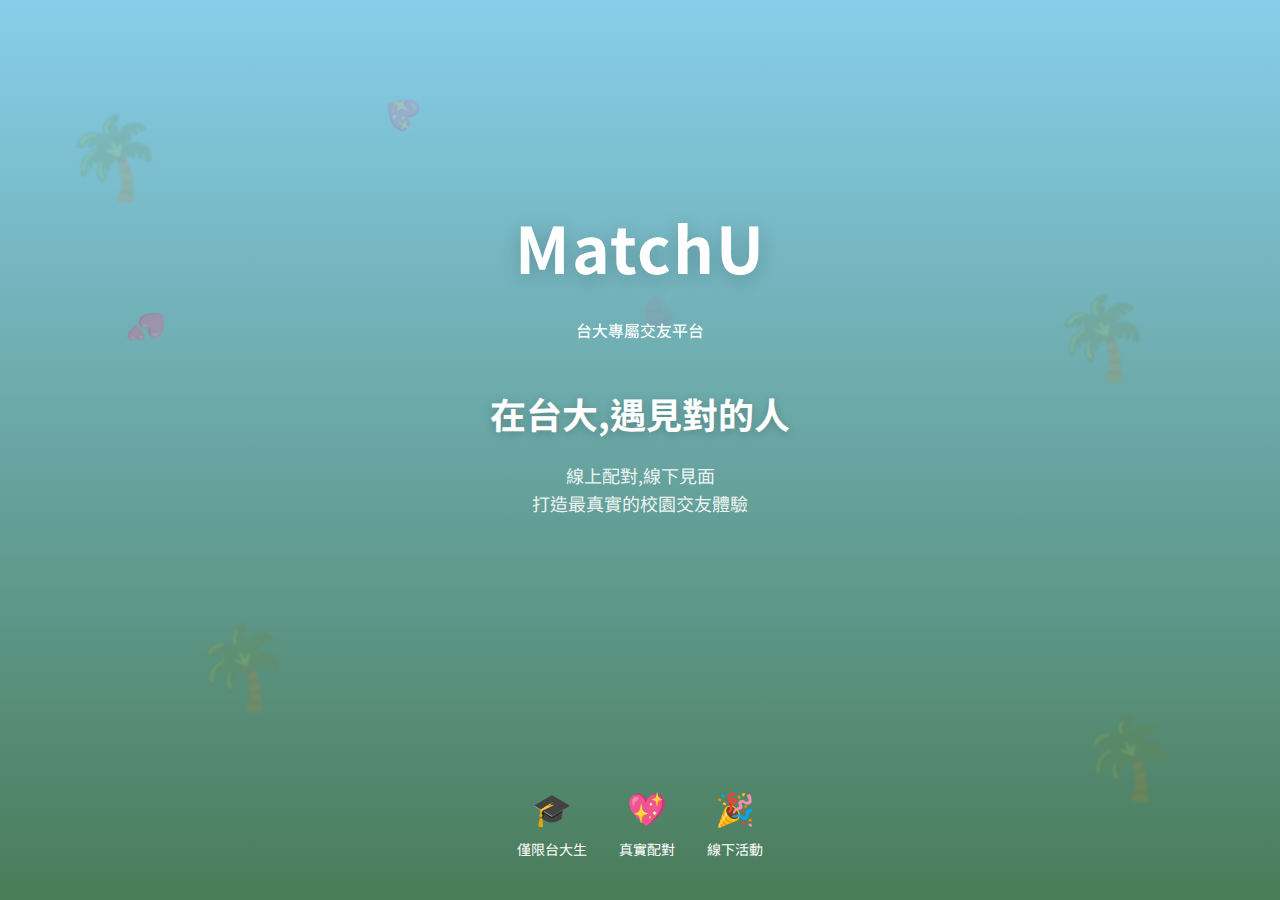
<file: index.html>
<!DOCTYPE html>
<html lang="zh-TW">
<head>
    <meta charset="UTF-8">
    <meta name="viewport" content="width=device-width, initial-scale=1.0, maximum-scale=1.0, user-scalable=no">
    <meta name="description" content="MatchU - 台大專屬交友平台,線上配對,線下見面">
    <meta name="theme-color" content="#003060">
    <title>MatchU - 在台大,遇見對的人</title>

    <!-- Favicon -->
    <link rel="icon" href="data:image/svg+xml,<svg xmlns=%22http://www.w3.org/2000/svg%22 viewBox=%220 0 100 100%22><text y=%22.9em%22 font-size=%2290%22>💖</text></svg>">

    <!-- CSS -->
    <link rel="stylesheet" href="css/reset.css">
    <link rel="stylesheet" href="css/variables.css">
    <link rel="stylesheet" href="css/global.css">
    <link rel="stylesheet" href="css/components.css">

    <!-- Google Fonts -->
    <link rel="preconnect" href="https://fonts.googleapis.com">
    <link rel="preconnect" href="https://fonts.gstatic.com" crossorigin>
    <link href="https://fonts.googleapis.com/css2?family=Noto+Sans+TC:wght@400;500;600;700&display=swap" rel="stylesheet">

    <!-- GSAP for animations -->
    <script src="https://cdnjs.cloudflare.com/ajax/libs/gsap/3.12.2/gsap.min.js"></script>

    <style>
        /* Landing Page Specific Styles */
        .landing-page {
            min-height: 100vh;
            display: flex;
            flex-direction: column;
            align-items: center;
            justify-content: center;
            position: relative;
            overflow: hidden;
            background: linear-gradient(180deg, #87CEEB 0%, #4A7C59 100%);
            padding: var(--space-lg);
        }

        /* 背景裝飾 - 椰林大道元素 */
        .background-decoration {
            position: absolute;
            width: 100%;
            height: 100%;
            top: 0;
            left: 0;
            pointer-events: none;
            opacity: 0.3;
        }

        .palm-tree {
            position: absolute;
            font-size: 80px;
            opacity: 0.6;
            filter: blur(1px);
        }

        .palm-tree:nth-child(1) {
            top: 10%;
            left: 5%;
            animation: sway 4s ease-in-out infinite;
        }

        .palm-tree:nth-child(2) {
            top: 30%;
            right: 10%;
            animation: sway 5s ease-in-out infinite 0.5s;
        }

        .palm-tree:nth-child(3) {
            bottom: 20%;
            left: 15%;
            animation: sway 4.5s ease-in-out infinite 1s;
        }

        .palm-tree:nth-child(4) {
            bottom: 10%;
            right: 8%;
            animation: sway 5.5s ease-in-out infinite 1.5s;
        }

        @keyframes sway {
            0%, 100% {
                transform: rotate(0deg);
            }
            50% {
                transform: rotate(3deg);
            }
        }

        /* Logo Container */
        .logo-container {
            text-align: center;
            margin-bottom: var(--space-2xl);
            z-index: 2;
        }

        .logo {
            font-size: 64px;
            font-weight: var(--weight-bold);
            color: white;
            margin-bottom: var(--space-md);
            text-shadow: 0 4px 20px rgba(0, 0, 0, 0.2);
            letter-spacing: 2px;
        }

        .logo-subtitle {
            font-size: var(--font-body);
            color: rgba(255, 255, 255, 0.95);
            font-weight: var(--weight-medium);
        }

        /* Hero Content */
        .hero-content {
            text-align: center;
            z-index: 2;
            max-width: 500px;
        }

        .hero-title {
            font-size: 36px;
            font-weight: var(--weight-bold);
            color: white;
            margin-bottom: var(--space-md);
            text-shadow: 0 2px 10px rgba(0, 0, 0, 0.2);
            line-height: 1.3;
        }

        .hero-subtitle {
            font-size: var(--font-h4);
            color: rgba(255, 255, 255, 0.9);
            margin-bottom: var(--space-2xl);
            line-height: 1.6;
        }

        /* CTA Buttons */
        .cta-buttons {
            display: flex;
            flex-direction: column;
            gap: var(--space-md);
            max-width: 320px;
            margin: 0 auto;
        }

        .cta-btn {
            width: 100%;
            height: 56px;
            font-size: var(--font-btn-lg);
            border-radius: var(--radius-md);
            font-weight: var(--weight-bold);
            box-shadow: var(--shadow-xl);
            transition: all var(--transition-slow) var(--ease-standard);
        }

        .cta-btn-primary {
            background-color: var(--accent-coral);
            color: white;
        }

        .cta-btn-primary:hover {
            background-color: var(--accent-coral-dark);
            transform: translateY(-4px);
            box-shadow: 0 8px 30px rgba(255, 107, 107, 0.4);
        }

        .cta-btn-secondary {
            background-color: rgba(255, 255, 255, 0.95);
            color: var(--primary-blue);
            border: 2px solid rgba(255, 255, 255, 0.3);
        }

        .cta-btn-secondary:hover {
            background-color: white;
            transform: translateY(-4px);
        }

        /* Features */
        .features {
            position: absolute;
            bottom: 40px;
            left: 50%;
            transform: translateX(-50%);
            display: flex;
            gap: var(--space-xl);
            z-index: 2;
        }

        .feature-item {
            display: flex;
            flex-direction: column;
            align-items: center;
            gap: var(--space-xs);
            color: white;
            font-size: var(--font-body-sm);
        }

        .feature-icon {
            font-size: 32px;
            margin-bottom: var(--space-xs);
        }

        /* Floating hearts animation */
        .floating-heart {
            position: absolute;
            font-size: 30px;
            opacity: 0;
            animation: float 4s ease-in-out infinite;
            pointer-events: none;
        }

        @keyframes float {
            0% {
                transform: translateY(100vh) rotate(0deg);
                opacity: 0;
            }
            10% {
                opacity: 0.6;
            }
            90% {
                opacity: 0.4;
            }
            100% {
                transform: translateY(-100px) rotate(360deg);
                opacity: 0;
            }
        }

        /* Responsive */
        @media (max-width: 768px) {
            .logo {
                font-size: 48px;
            }

            .hero-title {
                font-size: 28px;
            }

            .hero-subtitle {
                font-size: var(--font-body);
            }

            .features {
                display: none;
            }

            .palm-tree {
                font-size: 60px;
            }
        }
    </style>
</head>
<body>
    <!-- Landing Page -->
    <div class="landing-page">
        <!-- Background Decoration -->
        <div class="background-decoration">
            <div class="palm-tree">🌴</div>
            <div class="palm-tree">🌴</div>
            <div class="palm-tree">🌴</div>
            <div class="palm-tree">🌴</div>
        </div>

        <!-- Logo -->
        <div class="logo-container">
            <div class="logo">MatchU</div>
            <div class="logo-subtitle">台大專屬交友平台</div>
        </div>

        <!-- Hero Content -->
        <div class="hero-content">
            <h1 class="hero-title">在台大,遇見對的人</h1>
            <p class="hero-subtitle">
                線上配對,線下見面<br>
                打造最真實的校園交友體驗
            </p>

            <!-- CTA Buttons -->
            <div class="cta-buttons">
                <button class="btn cta-btn cta-btn-primary" onclick="navigateToRegister()">
                    開始使用
                </button>
                <button class="btn cta-btn cta-btn-secondary" onclick="navigateToLogin()">
                    已有帳號登入
                </button>
            </div>
        </div>

        <!-- Features -->
        <div class="features">
            <div class="feature-item">
                <div class="feature-icon">🎓</div>
                <div>僅限台大生</div>
            </div>
            <div class="feature-item">
                <div class="feature-icon">💖</div>
                <div>真實配對</div>
            </div>
            <div class="feature-item">
                <div class="feature-icon">🎉</div>
                <div>線下活動</div>
            </div>
        </div>

        <!-- Floating Hearts -->
        <div class="floating-heart" style="left: 10%;">💕</div>
        <div class="floating-heart" style="left: 30%; animation-delay: 1s;">💖</div>
        <div class="floating-heart" style="left: 50%; animation-delay: 2s;">💗</div>
        <div class="floating-heart" style="left: 70%; animation-delay: 1.5s;">💕</div>
        <div class="floating-heart" style="left: 90%; animation-delay: 0.5s;">💖</div>
    </div>

    <!-- JavaScript -->
    <script src="js/config.js"></script>
    <script src="js/utils.js"></script>

    <script>
        // 頁面載入動畫
        document.addEventListener('DOMContentLoaded', () => {
            initLandingPageAnimations();
            startFloatingHearts();
        });

        // 初始化著陸頁動畫
        function initLandingPageAnimations() {
            const tl = gsap.timeline();

            // Logo 動畫
            tl.from('.logo-container', {
                duration: 0.8,
                y: -50,
                opacity: 0,
                ease: 'power3.out'
            });

            // Hero 內容動畫
            tl.from('.hero-title', {
                duration: 0.6,
                y: 30,
                opacity: 0,
                ease: 'power2.out'
            }, '-=0.4');

            tl.from('.hero-subtitle', {
                duration: 0.6,
                y: 20,
                opacity: 0,
                ease: 'power2.out'
            }, '-=0.3');

            // 按鈕動畫
            tl.from('.cta-buttons .btn', {
                duration: 0.5,
                y: 20,
                opacity: 0,
                stagger: 0.1,
                ease: 'back.out(1.5)'
            }, '-=0.2');

            // Features 動畫
            tl.from('.feature-item', {
                duration: 0.4,
                y: 20,
                opacity: 0,
                stagger: 0.1,
                ease: 'power2.out'
            }, '-=0.3');
        }

        // 開始浮動愛心動畫
        function startFloatingHearts() {
            const hearts = document.querySelectorAll('.floating-heart');
            hearts.forEach((heart, index) => {
                animateHeart(heart, index * 0.8);
            });
        }

        function animateHeart(heart, delay) {
            gsap.to(heart, {
                duration: 4,
                delay: delay,
                repeat: -1,
                ease: 'none',
                opacity: 0.6,
                y: -window.innerHeight - 100,
                rotation: 360,
                onStart: () => {
                    gsap.set(heart, { opacity: 0, y: window.innerHeight });
                }
            });
        }

        // 導航函數
        function navigateToRegister() {
            // 添加點擊動畫
            gsap.to('.landing-page', {
                duration: 0.5,
                opacity: 0,
                scale: 0.95,
                ease: 'power2.in',
                onComplete: () => {
                    window.location.href = 'pages/register.html';
                }
            });
        }

        function navigateToLogin() {
            gsap.to('.landing-page', {
                duration: 0.5,
                opacity: 0,
                scale: 0.95,
                ease: 'power2.in',
                onComplete: () => {
                    // 直接跳到抽卡頁面(模擬已登入)
                    window.location.href = 'pages/swipe.html';
                }
            });
        }

        // 添加按鈕互動效果
        document.querySelectorAll('.cta-btn').forEach(btn => {
            btn.addEventListener('mouseenter', () => {
                gsap.to(btn, {
                    duration: 0.3,
                    scale: 1.05,
                    ease: 'power2.out'
                });
            });

            btn.addEventListener('mouseleave', () => {
                gsap.to(btn, {
                    duration: 0.3,
                    scale: 1,
                    ease: 'power2.out'
                });
            });

            btn.addEventListener('mousedown', () => {
                gsap.to(btn, {
                    duration: 0.1,
                    scale: 0.95
                });
            });

            btn.addEventListener('mouseup', () => {
                gsap.to(btn, {
                    duration: 0.1,
                    scale: 1.05
                });
            });
        });
    </script>
</body>
</html>
</file>
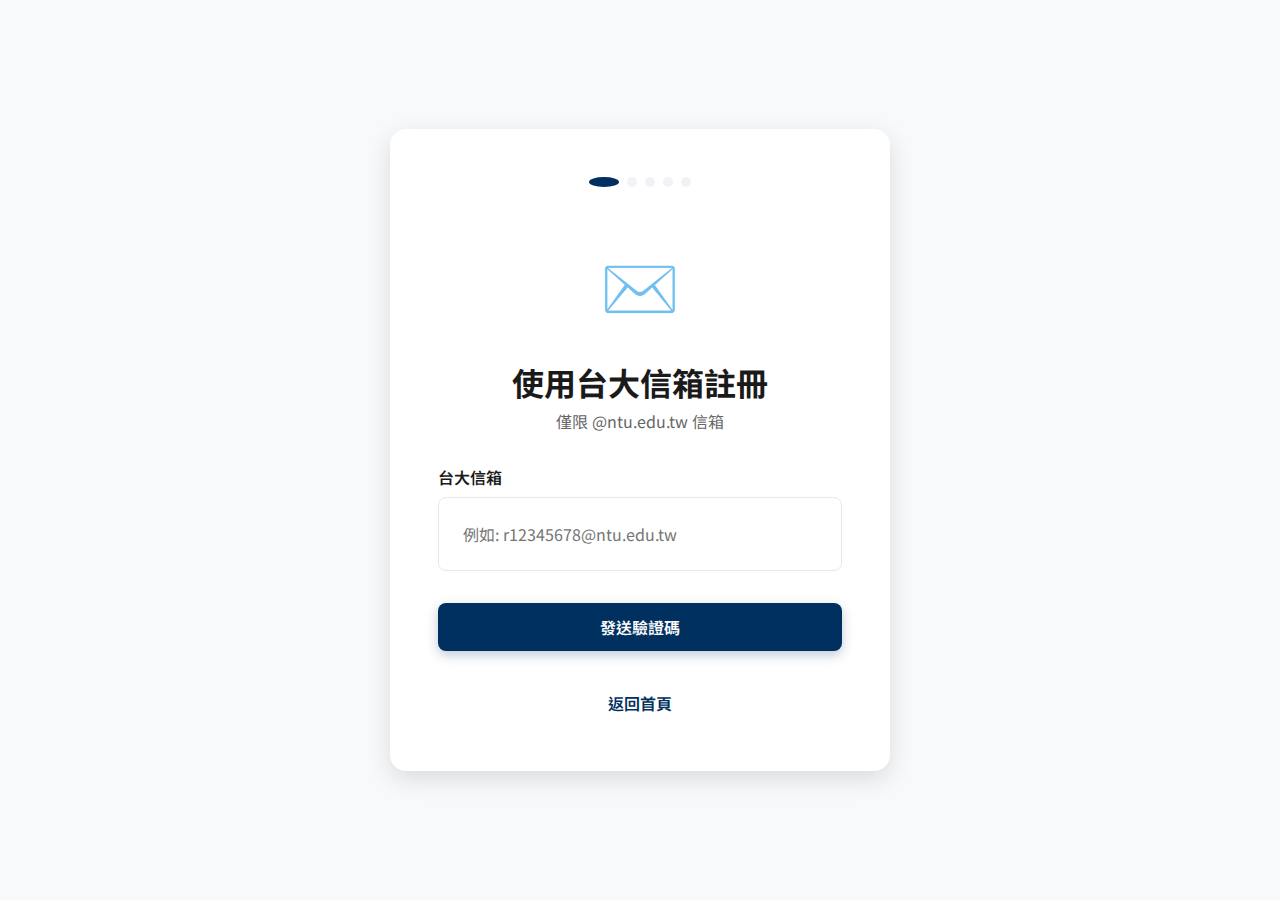
<file: pages/register.html>
<!DOCTYPE html>
<html lang="zh-TW">
<head>
    <meta charset="UTF-8">
    <meta name="viewport" content="width=device-width, initial-scale=1.0">
    <meta name="theme-color" content="#003060">
    <title>MatchU - 註冊</title>

    <link rel="icon" href="data:image/svg+xml,<svg xmlns=%22http://www.w3.org/2000/svg%22 viewBox=%220 0 100 100%22><text y=%22.9em%22 font-size=%2290%22>💖</text></svg>">

    <link rel="stylesheet" href="../css/reset.css">
    <link rel="stylesheet" href="../css/variables.css">
    <link rel="stylesheet" href="../css/global.css">
    <link rel="stylesheet" href="../css/components.css">

    <link href="https://fonts.googleapis.com/css2?family=Noto+Sans+TC:wght@400;500;600;700&display=swap" rel="stylesheet">
    <script src="https://cdnjs.cloudflare.com/ajax/libs/gsap/3.12.2/gsap.min.js"></script>

    <style>
        .register-page {
            min-height: 100vh;
            background: var(--bg-secondary);
            padding: var(--space-lg);
            display: flex;
            flex-direction: column;
            align-items: center;
            justify-content: center;
        }

        .register-container {
            width: 100%;
            max-width: 500px;
            background: white;
            border-radius: var(--radius-lg);
            box-shadow: var(--shadow-lg);
            padding: var(--space-2xl);
        }

        .register-step {
            display: none;
        }

        .register-step.active {
            display: block;
            animation: fadeIn 0.3s ease-out;
        }

        .step-indicator {
            display: flex;
            justify-content: center;
            align-items: center;
            gap: var(--space-sm);
            margin-bottom: var(--space-2xl);
        }

        .step-dot {
            width: 10px;
            height: 10px;
            border-radius: var(--radius-full);
            background: var(--bg-tertiary);
            transition: all var(--transition-base);
        }

        .step-dot.active {
            width: 30px;
            background: var(--primary-blue);
        }

        .step-icon {
            font-size: 64px;
            text-align: center;
            margin-bottom: var(--space-lg);
        }

        .step-title {
            font-size: var(--font-h2);
            font-weight: var(--weight-bold);
            text-align: center;
            margin-bottom: var(--space-sm);
        }

        .step-subtitle {
            font-size: var(--font-body);
            color: var(--text-secondary);
            text-align: center;
            margin-bottom: var(--space-xl);
        }

        .form-group {
            margin-bottom: var(--space-lg);
        }

        .form-label {
            display: block;
            margin-bottom: var(--space-sm);
            font-weight: var(--weight-semibold);
            color: var(--text-primary);
        }

        .form-input, .form-select {
            width: 100%;
            padding: var(--space-md);
            border: 1px solid var(--border-light);
            border-radius: var(--radius-sm);
            font-size: var(--font-body);
            transition: all var(--transition-base);
        }

        .form-input:focus, .form-select:focus {
            border-color: var(--primary-blue);
            box-shadow: 0 0 0 4px rgba(0, 48, 96, 0.1);
        }

        .form-error {
            color: var(--error);
            font-size: var(--font-body-sm);
            margin-top: var(--space-xs);
            display: none;
        }

        .form-error.show {
            display: block;
        }

        .verification-code {
            display: flex;
            gap: var(--space-sm);
            justify-content: center;
            margin-bottom: var(--space-lg);
        }

        .code-input {
            width: 60px;
            height: 60px;
            text-align: center;
            font-size: var(--font-h3);
            font-weight: var(--weight-bold);
            border: 2px solid var(--border-light);
            border-radius: var(--radius-sm);
        }

        .code-input:focus {
            border-color: var(--primary-blue);
        }

        .resend-timer {
            text-align: center;
            color: var(--text-secondary);
            font-size: var(--font-body-sm);
            margin-bottom: var(--space-lg);
        }

        .gender-select {
            display: flex;
            gap: var(--space-md);
        }

        .gender-option {
            flex: 1;
            padding: var(--space-md);
            border: 2px solid var(--border-light);
            border-radius: var(--radius-sm);
            text-align: center;
            cursor: pointer;
            transition: all var(--transition-base);
        }

        .gender-option:hover {
            border-color: var(--primary-blue);
        }

        .gender-option.selected {
            border-color: var(--primary-blue);
            background: var(--primary-blue);
            color: white;
        }

        .grade-select {
            display: grid;
            grid-template-columns: repeat(4, 1fr);
            gap: var(--space-sm);
        }

        .grade-option {
            padding: var(--space-sm);
            border: 1px solid var(--border-light);
            border-radius: var(--radius-sm);
            text-align: center;
            cursor: pointer;
            font-size: var(--font-body-sm);
            transition: all var(--transition-base);
        }

        .grade-option:hover {
            border-color: var(--primary-blue);
        }

        .grade-option.selected {
            border-color: var(--primary-blue);
            background: var(--primary-blue);
            color: white;
        }

        .photo-upload {
            display: grid;
            grid-template-columns: repeat(3, 1fr);
            gap: var(--space-md);
            margin-bottom: var(--space-lg);
        }

        .photo-box {
            aspect-ratio: 1;
            border: 2px dashed var(--border-light);
            border-radius: var(--radius-sm);
            display: flex;
            align-items: center;
            justify-content: center;
            cursor: pointer;
            transition: all var(--transition-base);
            overflow: hidden;
            position: relative;
        }

        .photo-box:hover {
            border-color: var(--primary-blue);
            background: var(--bg-secondary);
        }

        .photo-box img {
            width: 100%;
            height: 100%;
            object-fit: cover;
        }

        .photo-placeholder {
            font-size: 32px;
            color: var(--text-tertiary);
        }

        .interest-categories {
            margin-bottom: var(--space-lg);
        }

        .category-group {
            margin-bottom: var(--space-lg);
        }

        .category-title {
            font-weight: var(--weight-semibold);
            margin-bottom: var(--space-sm);
        }

        .interest-tags {
            display: flex;
            flex-wrap: wrap;
            gap: var(--space-sm);
        }

        .interest-tag {
            padding: var(--space-sm) var(--space-md);
            background: var(--bg-tertiary);
            border: 1px solid var(--border-light);
            border-radius: 16px;
            cursor: pointer;
            font-size: var(--font-body-sm);
            transition: all var(--transition-base);
        }

        .interest-tag:hover {
            border-color: var(--primary-blue);
        }

        .interest-tag.selected {
            background: var(--primary-blue);
            color: white;
            border-color: var(--primary-blue);
        }

        .selected-count {
            text-align: center;
            color: var(--text-secondary);
            font-size: var(--font-body-sm);
            margin-bottom: var(--space-md);
        }

        .btn-group {
            display: flex;
            gap: var(--space-md);
        }
    </style>
</head>
<body>
    <div class="register-page">
        <div class="register-container">
            <!-- Step Indicator -->
            <div class="step-indicator">
                <div class="step-dot active" data-step="1"></div>
                <div class="step-dot" data-step="2"></div>
                <div class="step-dot" data-step="3"></div>
                <div class="step-dot" data-step="4"></div>
                <div class="step-dot" data-step="5"></div>
            </div>

            <!-- Step 1: Email Verification -->
            <div class="register-step active" id="step1">
                <div class="step-icon">✉️</div>
                <h2 class="step-title">使用台大信箱註冊</h2>
                <p class="step-subtitle">僅限 @ntu.edu.tw 信箱</p>

                <form id="emailForm">
                    <div class="form-group">
                        <label class="form-label">台大信箱</label>
                        <input
                            type="email"
                            class="form-input"
                            id="email"
                            placeholder="例如: r12345678@ntu.edu.tw"
                            required
                        >
                        <div class="form-error" id="emailError">請輸入有效的台大信箱</div>
                    </div>

                    <button type="submit" class="btn btn-primary btn-block">
                        發送驗證碼
                    </button>
                </form>

                <div class="text-center mt-lg">
                    <button class="btn btn-text" onclick="window.location.href='../index.html'">
                        返回首頁
                    </button>
                </div>
            </div>

            <!-- Step 2: Verification Code -->
            <div class="register-step" id="step2">
                <div class="step-icon">📧</div>
                <h2 class="step-title">輸入驗證碼</h2>
                <p class="step-subtitle">驗證碼已發送至<br><strong id="emailDisplay"></strong></p>

                <div class="verification-code">
                    <input type="text" class="code-input" maxlength="1" data-index="0">
                    <input type="text" class="code-input" maxlength="1" data-index="1">
                    <input type="text" class="code-input" maxlength="1" data-index="2">
                    <input type="text" class="code-input" maxlength="1" data-index="3">
                </div>

                <div class="resend-timer">
                    <span id="timer">60秒後可重發</span>
                </div>

                <button class="btn btn-primary btn-block" id="verifyBtn">
                    確認
                </button>
            </div>

            <!-- Step 3: Basic Info -->
            <div class="register-step" id="step3">
                <div class="step-icon">👤</div>
                <h2 class="step-title">完善個人資料</h2>
                <p class="step-subtitle">步驟 1/3</p>

                <form id="basicInfoForm">
                    <div class="form-group">
                        <label class="form-label">姓名</label>
                        <input type="text" class="form-input" id="name" placeholder="請輸入真實姓名" required>
                    </div>

                    <div class="form-group">
                        <label class="form-label">性別</label>
                        <div class="gender-select">
                            <div class="gender-option" data-gender="male">
                                <div style="font-size: 32px;">♂</div>
                                <div>男生</div>
                            </div>
                            <div class="gender-option" data-gender="female">
                                <div style="font-size: 32px;">♀</div>
                                <div>女生</div>
                            </div>
                        </div>
                    </div>

                    <div class="form-group">
                        <label class="form-label">生日</label>
                        <input type="date" class="form-input" id="birthday" required>
                    </div>

                    <div class="form-group">
                        <label class="form-label">學院</label>
                        <select class="form-select" id="college" required>
                            <option value="">選擇學院</option>
                        </select>
                    </div>

                    <div class="form-group">
                        <label class="form-label">系所</label>
                        <select class="form-select" id="department" required>
                            <option value="">請先選擇學院</option>
                        </select>
                    </div>

                    <div class="form-group">
                        <label class="form-label">年級</label>
                        <div class="grade-select">
                            <div class="grade-option" data-grade="大一">大一</div>
                            <div class="grade-option" data-grade="大二">大二</div>
                            <div class="grade-option" data-grade="大三">大三</div>
                            <div class="grade-option" data-grade="大四">大四</div>
                            <div class="grade-option" data-grade="碩一">碩一</div>
                            <div class="grade-option" data-grade="碩二">碩二</div>
                            <div class="grade-option" data-grade="博士班">博士</div>
                        </div>
                    </div>

                    <button type="submit" class="btn btn-primary btn-block">
                        下一步
                    </button>
                </form>
            </div>

            <!-- Step 4: Photos -->
            <div class="register-step" id="step4">
                <div class="step-icon">📸</div>
                <h2 class="step-title">上傳你的照片</h2>
                <p class="step-subtitle">步驟 2/3 (至少2張)</p>

                <div class="photo-upload">
                    <div class="photo-box" data-index="0">
                        <div class="photo-placeholder">+</div>
                    </div>
                    <div class="photo-box" data-index="1">
                        <div class="photo-placeholder">+</div>
                    </div>
                    <div class="photo-box" data-index="2">
                        <div class="photo-placeholder">+</div>
                    </div>
                    <div class="photo-box" data-index="3">
                        <div class="photo-placeholder">+</div>
                    </div>
                    <div class="photo-box" data-index="4">
                        <div class="photo-placeholder">+</div>
                    </div>
                    <div class="photo-box" data-index="5">
                        <div class="photo-placeholder">+</div>
                    </div>
                </div>

                <div class="form-group">
                    <label class="form-label">個人簡介 (100字以內)</label>
                    <textarea class="input" id="bio" rows="4" placeholder="分享你的個性、興趣、或想對配對對象說的話..."></textarea>
                    <div class="text-right" style="font-size: var(--font-body-sm); color: var(--text-tertiary); margin-top: var(--space-xs);">
                        <span id="bioCount">0</span> / 100
                    </div>
                </div>

                <button class="btn btn-primary btn-block" onclick="goToStep(5)">
                    下一步
                </button>
            </div>

            <!-- Step 5: Interests -->
            <div class="register-step" id="step5">
                <div class="step-icon">🏷️</div>
                <h2 class="step-title">選擇你的興趣</h2>
                <p class="step-subtitle">步驟 3/3 (選擇3-10個)</p>

                <div class="selected-count">
                    已選擇: <strong id="interestCount">0</strong> / 10
                </div>

                <div class="interest-categories" id="interestCategories">
                    <!-- Will be dynamically filled -->
                </div>

                <button class="btn btn-primary btn-block" id="completeBtn" disabled>
                    完成註冊
                </button>
            </div>
        </div>
    </div>

    <script src="../js/config.js"></script>
    <script src="../js/utils.js"></script>

    <script>
        let currentStep = 1;
        let userData = {};
        let selectedGender = '';
        let selectedGrade = '';
        let selectedInterests = [];

        // Initialize
        document.addEventListener('DOMContentLoaded', () => {
            initializeRegister();
        });

        function initializeRegister() {
            // Load colleges
            loadColleges();

            // Setup event listeners
            setupEmailForm();
            setupVerificationCode();
            setupBasicInfoForm();
            setupGenderSelect();
            setupGradeSelect();
            setupPhotoUpload();
            setupBioCounter();
            setupInterests();
        }

        function setupEmailForm() {
            document.getElementById('emailForm').addEventListener('submit', (e) => {
                e.preventDefault();
                const email = document.getElementById('email').value;

                if (Utils.isValidNTUEmail(email)) {
                    userData.email = email;
                    document.getElementById('emailDisplay').textContent = email;
                    Utils.showLoading('發送驗證碼中...');

                    setTimeout(() => {
                        Utils.hideLoading();
                        Utils.showToast('驗證碼已發送!', 'success');
                        goToStep(2);
                        startTimer();
                    }, 1000);
                } else {
                    document.getElementById('emailError').classList.add('show');
                }
            });
        }

        function setupVerificationCode() {
            const inputs = document.querySelectorAll('.code-input');

            inputs.forEach((input, index) => {
                input.addEventListener('input', (e) => {
                    if (e.target.value.length === 1 && index < inputs.length - 1) {
                        inputs[index + 1].focus();
                    }

                    // Auto verify when all filled
                    if (index === inputs.length - 1 && e.target.value.length === 1) {
                        verifyCode();
                    }
                });

                input.addEventListener('keydown', (e) => {
                    if (e.key === 'Backspace' && e.target.value === '' && index > 0) {
                        inputs[index - 1].focus();
                    }
                });
            });

            document.getElementById('verifyBtn').addEventListener('click', verifyCode);
        }

        function verifyCode() {
            const inputs = document.querySelectorAll('.code-input');
            const code = Array.from(inputs).map(input => input.value).join('');

            if (code.length === 4) {
                Utils.showLoading('驗證中...');
                setTimeout(() => {
                    Utils.hideLoading();
                    Utils.showToast('驗證成功!', 'success');
                    goToStep(3);
                }, 1000);
            }
        }

        function startTimer() {
            let seconds = 60;
            const timerEl = document.getElementById('timer');

            const interval = setInterval(() => {
                seconds--;
                timerEl.textContent = `${seconds}秒後可重發`;

                if (seconds === 0) {
                    clearInterval(interval);
                    timerEl.innerHTML = '<button class="btn btn-text">重新發送</button>';
                }
            }, 1000);
        }

        function loadColleges() {
            const collegeSelect = document.getElementById('college');
            COLLEGES.forEach(college => {
                const option = document.createElement('option');
                option.value = college.name;
                option.textContent = college.name;
                collegeSelect.appendChild(option);
            });

            collegeSelect.addEventListener('change', (e) => {
                loadDepartments(e.target.value);
            });
        }

        function loadDepartments(collegeName) {
            const college = COLLEGES.find(c => c.name === collegeName);
            const departmentSelect = document.getElementById('department');

            departmentSelect.innerHTML = '<option value="">選擇系所</option>';

            if (college) {
                college.departments.forEach(dept => {
                    const option = document.createElement('option');
                    option.value = dept;
                    option.textContent = dept;
                    departmentSelect.appendChild(option);
                });
            }
        }

        function setupBasicInfoForm() {
            document.getElementById('basicInfoForm').addEventListener('submit', (e) => {
                e.preventDefault();

                userData.name = document.getElementById('name').value;
                userData.gender = selectedGender;
                userData.birthday = document.getElementById('birthday').value;
                userData.college = document.getElementById('college').value;
                userData.department = document.getElementById('department').value;
                userData.grade = selectedGrade;

                if (!userData.gender || !userData.grade) {
                    Utils.showToast('請完整填寫所有資料', 'error');
                    return;
                }

                goToStep(4);
            });
        }

        function setupGenderSelect() {
            document.querySelectorAll('.gender-option').forEach(option => {
                option.addEventListener('click', () => {
                    document.querySelectorAll('.gender-option').forEach(o => o.classList.remove('selected'));
                    option.classList.add('selected');
                    selectedGender = option.dataset.gender;
                });
            });
        }

        function setupGradeSelect() {
            document.querySelectorAll('.grade-option').forEach(option => {
                option.addEventListener('click', () => {
                    document.querySelectorAll('.grade-option').forEach(o => o.classList.remove('selected'));
                    option.classList.add('selected');
                    selectedGrade = option.dataset.grade;
                });
            });
        }

        function setupPhotoUpload() {
            document.querySelectorAll('.photo-box').forEach(box => {
                box.addEventListener('click', () => {
                    // 模擬照片上傳
                    const photos = [
                        'https://images.unsplash.com/photo-1494790108377-be9c29b29330?w=400',
                        'https://images.unsplash.com/photo-1517841905240-472988babdf9?w=400',
                        'https://images.unsplash.com/photo-1438761681033-6461ffad8d80?w=400'
                    ];
                    const randomPhoto = Utils.randomPick(photos);

                    box.innerHTML = `<img src="${randomPhoto}" alt="照片">`;
                    Utils.showToast('照片已上傳', 'success');
                });
            });
        }

        function setupBioCounter() {
            const bioInput = document.getElementById('bio');
            const counter = document.getElementById('bioCount');

            bioInput.addEventListener('input', () => {
                const length = bioInput.value.length;
                counter.textContent = length;

                if (length > 100) {
                    bioInput.value = bioInput.value.slice(0, 100);
                    counter.textContent = 100;
                }
            });
        }

        function setupInterests() {
            const container = document.getElementById('interestCategories');

            Object.entries(INTEREST_CATEGORIES).forEach(([key, category]) => {
                const groupDiv = document.createElement('div');
                groupDiv.className = 'category-group';

                groupDiv.innerHTML = `
                    <div class="category-title">${category.name}</div>
                    <div class="interest-tags">
                        ${category.tags.map(tag => `
                            <div class="interest-tag" data-interest="${tag}">${tag}</div>
                        `).join('')}
                    </div>
                `;

                container.appendChild(groupDiv);
            });

            // Add click handlers
            document.querySelectorAll('.interest-tag').forEach(tag => {
                tag.addEventListener('click', () => {
                    const interest = tag.dataset.interest;

                    if (tag.classList.contains('selected')) {
                        tag.classList.remove('selected');
                        selectedInterests = selectedInterests.filter(i => i !== interest);
                    } else {
                        if (selectedInterests.length < 10) {
                            tag.classList.add('selected');
                            selectedInterests.push(interest);
                        } else {
                            Utils.showToast('最多只能選擇10個興趣', 'warning');
                        }
                    }

                    updateInterestCount();
                });
            });
        }

        function updateInterestCount() {
            document.getElementById('interestCount').textContent = selectedInterests.length;
            document.getElementById('completeBtn').disabled = selectedInterests.length < 3;
        }

        function goToStep(step) {
            // Hide current step
            document.querySelectorAll('.register-step').forEach(s => s.classList.remove('active'));

            // Show new step
            document.getElementById(`step${step}`).classList.add('active');

            // Update indicators
            document.querySelectorAll('.step-dot').forEach((dot, index) => {
                if (index < step) {
                    dot.classList.add('active');
                } else {
                    dot.classList.remove('active');
                }
            });

            currentStep = step;

            // Scroll to top
            window.scrollTo({ top: 0, behavior: 'smooth' });
        }

        document.getElementById('completeBtn').addEventListener('click', () => {
            userData.interests = selectedInterests;

            Utils.showLoading('正在創建您的帳號...');

            setTimeout(() => {
                Utils.hideLoading();
                Utils.showToast('註冊成功!歡迎加入 MatchU!', 'success', 3000);

                setTimeout(() => {
                    window.location.href = 'swipe.html';
                }, 1000);
            }, 2000);
        });
    </script>
</body>
</html>
</file>
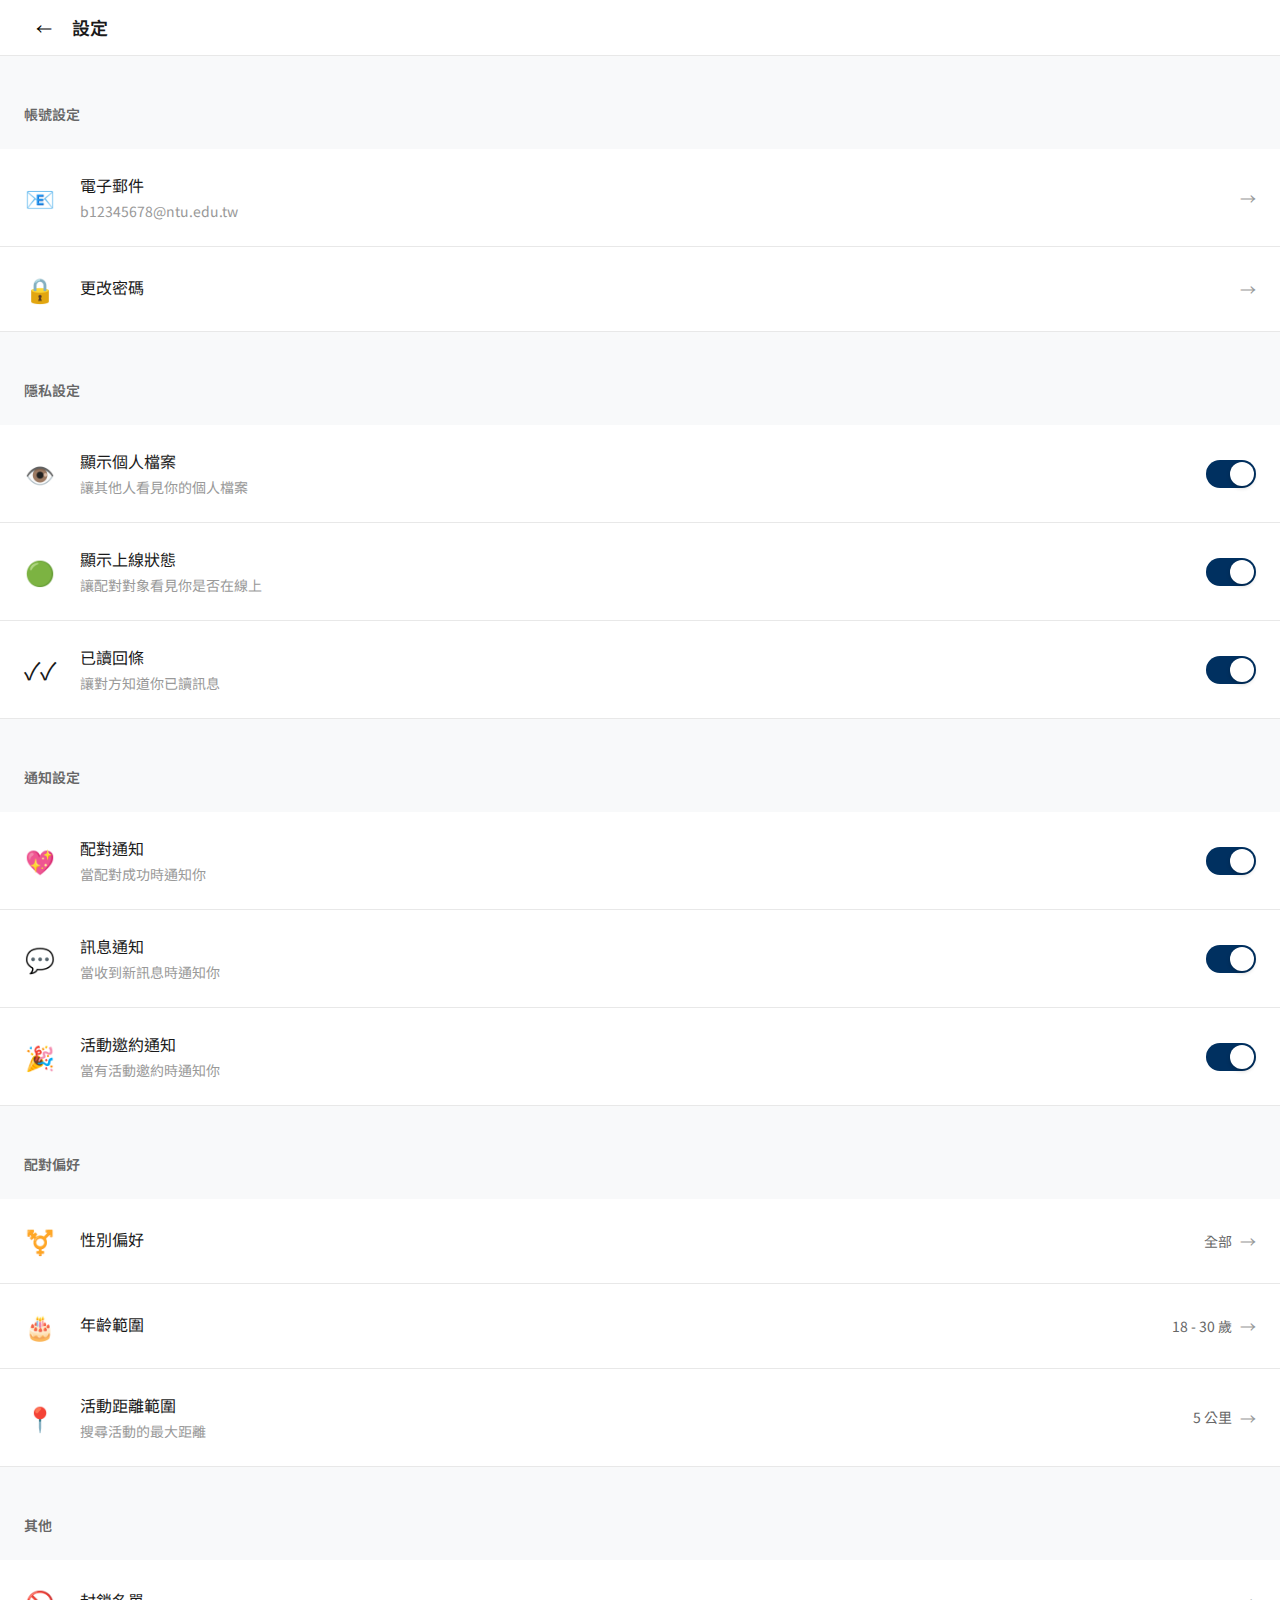
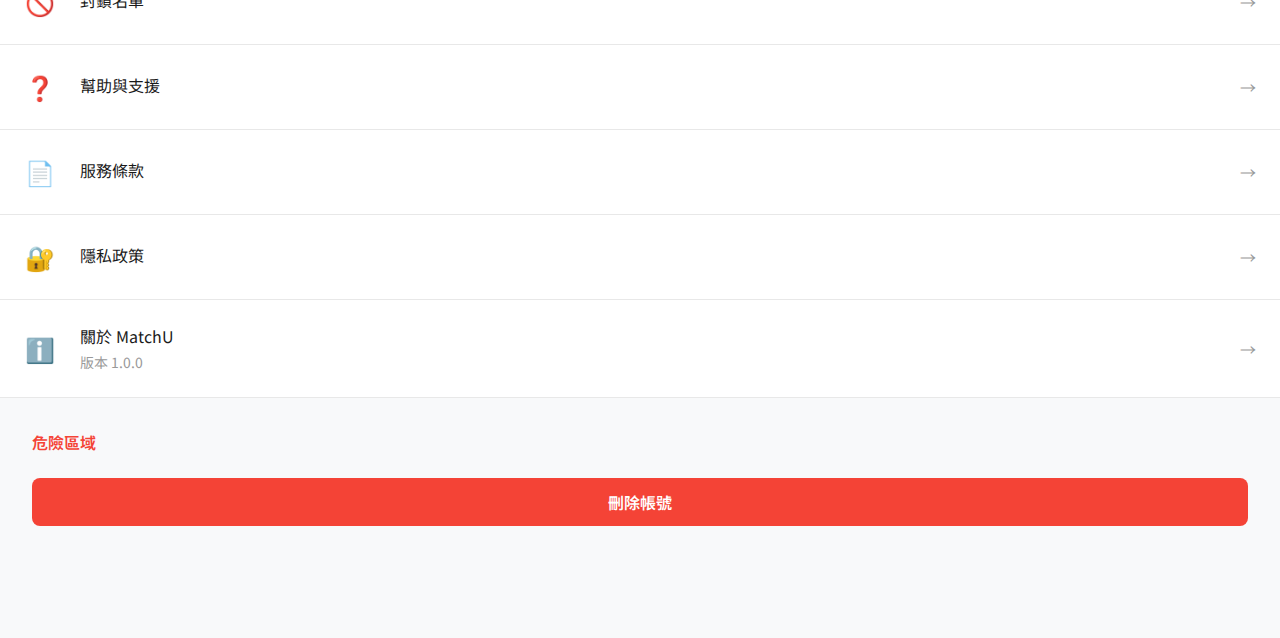
<file: pages/settings.html>
<!DOCTYPE html>
<html lang="zh-TW">
<head>
    <meta charset="UTF-8">
    <meta name="viewport" content="width=device-width, initial-scale=1.0">
    <meta name="theme-color" content="#003060">
    <title>MatchU - 設定</title>

    <link rel="icon" href="data:image/svg+xml,<svg xmlns=%22http://www.w3.org/2000/svg%22 viewBox=%220 0 100 100%22><text y=%22.9em%22 font-size=%2290%22>💖</text></svg>">

    <link rel="stylesheet" href="../css/reset.css">
    <link rel="stylesheet" href="../css/variables.css">
    <link rel="stylesheet" href="../css/global.css">
    <link rel="stylesheet" href="../css/components.css">

    <link href="https://fonts.googleapis.com/css2?family=Noto+Sans+TC:wght@400;500;600;700&display=swap" rel="stylesheet">
    <script src="https://cdnjs.cloudflare.com/ajax/libs/gsap/3.12.2/gsap.min.js"></script>

    <style>
        .settings-page {
            background: var(--bg-secondary);
            min-height: 100vh;
            padding-bottom: 80px;
        }

        .settings-header {
            background: var(--gradient-primary);
            padding: var(--space-lg) var(--space-md);
            color: white;
        }

        .settings-subtitle {
            font-size: var(--font-body-sm);
            opacity: 0.9;
            margin-top: var(--space-xs);
        }

        .settings-section {
            margin-top: var(--space-md);
            background: white;
        }

        .settings-group-title {
            padding: var(--space-md);
            font-size: var(--font-body-sm);
            color: var(--text-secondary);
            font-weight: var(--weight-semibold);
            background: var(--bg-secondary);
        }

        .settings-item {
            padding: var(--space-md);
            display: flex;
            align-items: center;
            justify-content: space-between;
            border-bottom: 1px solid var(--border-light);
            cursor: pointer;
            transition: background var(--transition-base);
        }

        .settings-item:hover {
            background: var(--bg-secondary);
        }

        .settings-item:active {
            background: var(--bg-tertiary);
        }

        .settings-item-left {
            display: flex;
            align-items: center;
            gap: var(--space-md);
            flex: 1;
        }

        .settings-item-icon {
            font-size: 24px;
            width: 32px;
            text-align: center;
        }

        .settings-item-content {
            flex: 1;
        }

        .settings-item-label {
            font-size: var(--font-body);
            color: var(--text-primary);
            margin-bottom: var(--space-xs);
        }

        .settings-item-description {
            font-size: var(--font-body-sm);
            color: var(--text-tertiary);
        }

        .settings-item-value {
            color: var(--text-secondary);
            font-size: var(--font-body-sm);
            margin-right: var(--space-sm);
        }

        .settings-item-arrow {
            color: var(--text-tertiary);
        }

        /* Toggle Switch */
        .toggle-switch {
            position: relative;
            width: 50px;
            height: 28px;
            background: var(--border-color);
            border-radius: 14px;
            cursor: pointer;
            transition: background var(--transition-base);
        }

        .toggle-switch.active {
            background: var(--primary-blue);
        }

        .toggle-switch::after {
            content: '';
            position: absolute;
            top: 2px;
            left: 2px;
            width: 24px;
            height: 24px;
            background: white;
            border-radius: 50%;
            transition: transform var(--transition-base);
            box-shadow: 0 2px 4px rgba(0, 0, 0, 0.2);
        }

        .toggle-switch.active::after {
            transform: translateX(22px);
        }

        /* Range Slider */
        .range-slider-container {
            padding: var(--space-md);
            background: var(--bg-secondary);
        }

        .range-slider-label {
            display: flex;
            justify-content: space-between;
            margin-bottom: var(--space-sm);
            font-size: var(--font-body-sm);
            color: var(--text-secondary);
        }

        .range-slider {
            width: 100%;
            height: 6px;
            border-radius: 3px;
            background: var(--border-color);
            outline: none;
            -webkit-appearance: none;
        }

        .range-slider::-webkit-slider-thumb {
            -webkit-appearance: none;
            width: 20px;
            height: 20px;
            border-radius: 50%;
            background: var(--primary-blue);
            cursor: pointer;
            box-shadow: 0 2px 4px rgba(0, 0, 0, 0.2);
        }

        .range-slider::-moz-range-thumb {
            width: 20px;
            height: 20px;
            border-radius: 50%;
            background: var(--primary-blue);
            cursor: pointer;
            border: none;
            box-shadow: 0 2px 4px rgba(0, 0, 0, 0.2);
        }

        .danger-zone {
            margin: var(--space-lg);
        }

        .danger-zone-title {
            color: var(--error);
            font-weight: var(--weight-semibold);
            margin-bottom: var(--space-md);
        }

        .delete-account-btn {
            background: var(--error);
            color: white;
        }

        .delete-account-btn:hover {
            background: var(--error-bg);
            color: var(--error);
        }

        /* Modal */
        .modal {
            display: none;
            position: fixed;
            top: 0;
            left: 0;
            right: 0;
            bottom: 0;
            background: rgba(0, 0, 0, 0.5);
            z-index: 1000;
            align-items: center;
            justify-content: center;
        }

        .modal.show {
            display: flex;
        }

        .modal-content {
            background: white;
            border-radius: var(--radius-md);
            padding: var(--space-lg);
            max-width: 400px;
            width: 90%;
            max-height: 80vh;
            overflow-y: auto;
        }

        .modal-header {
            font-size: var(--font-h3);
            font-weight: var(--weight-semibold);
            margin-bottom: var(--space-md);
        }

        .modal-body {
            margin-bottom: var(--space-lg);
        }

        .modal-actions {
            display: flex;
            gap: var(--space-sm);
        }

        .form-group {
            margin-bottom: var(--space-md);
        }

        .form-label {
            display: block;
            font-size: var(--font-body-sm);
            color: var(--text-secondary);
            margin-bottom: var(--space-xs);
        }

        .form-input {
            width: 100%;
            padding: var(--space-sm) var(--space-md);
            border: 1px solid var(--border-color);
            border-radius: var(--radius-sm);
            font-size: var(--font-body);
        }

        .form-input:focus {
            outline: none;
            border-color: var(--primary-blue);
        }

        .preference-option {
            padding: var(--space-sm) var(--space-md);
            border: 2px solid var(--border-color);
            border-radius: var(--radius-sm);
            margin-bottom: var(--space-sm);
            cursor: pointer;
            transition: all var(--transition-base);
            display: flex;
            align-items: center;
            gap: var(--space-sm);
        }

        .preference-option:hover {
            border-color: var(--primary-blue);
            background: var(--bg-secondary);
        }

        .preference-option.selected {
            border-color: var(--primary-blue);
            background: var(--primary-light);
        }

        .preference-option input[type="checkbox"],
        .preference-option input[type="radio"] {
            width: 20px;
            height: 20px;
            cursor: pointer;
        }
    </style>
</head>
<body>
    <div class="settings-page page-with-nav">
        <div class="top-nav">
            <div class="top-nav-left">
                <button class="btn-icon" onclick="window.history.back()">
                    <span>←</span>
                </button>
                <div class="top-nav-title">設定</div>
            </div>
        </div>

        <!-- Account Settings -->
        <div class="settings-section">
            <div class="settings-group-title">帳號設定</div>
            <div class="settings-item" onclick="openEmailModal()">
                <div class="settings-item-left">
                    <div class="settings-item-icon">📧</div>
                    <div class="settings-item-content">
                        <div class="settings-item-label">電子郵件</div>
                        <div class="settings-item-description" id="currentEmail">b12345678@ntu.edu.tw</div>
                    </div>
                </div>
                <div class="settings-item-arrow">→</div>
            </div>
            <div class="settings-item" onclick="openPasswordModal()">
                <div class="settings-item-left">
                    <div class="settings-item-icon">🔒</div>
                    <div class="settings-item-content">
                        <div class="settings-item-label">更改密碼</div>
                    </div>
                </div>
                <div class="settings-item-arrow">→</div>
            </div>
        </div>

        <!-- Privacy Settings -->
        <div class="settings-section">
            <div class="settings-group-title">隱私設定</div>
            <div class="settings-item" onclick="toggleSetting('profileVisibility', this)">
                <div class="settings-item-left">
                    <div class="settings-item-icon">👁️</div>
                    <div class="settings-item-content">
                        <div class="settings-item-label">顯示個人檔案</div>
                        <div class="settings-item-description">讓其他人看見你的個人檔案</div>
                    </div>
                </div>
                <div class="toggle-switch active" data-setting="profileVisibility"></div>
            </div>
            <div class="settings-item" onclick="toggleSetting('onlineStatus', this)">
                <div class="settings-item-left">
                    <div class="settings-item-icon">🟢</div>
                    <div class="settings-item-content">
                        <div class="settings-item-label">顯示上線狀態</div>
                        <div class="settings-item-description">讓配對對象看見你是否在線上</div>
                    </div>
                </div>
                <div class="toggle-switch active" data-setting="onlineStatus"></div>
            </div>
            <div class="settings-item" onclick="toggleSetting('readReceipts', this)">
                <div class="settings-item-left">
                    <div class="settings-item-icon">✓✓</div>
                    <div class="settings-item-content">
                        <div class="settings-item-label">已讀回條</div>
                        <div class="settings-item-description">讓對方知道你已讀訊息</div>
                    </div>
                </div>
                <div class="toggle-switch active" data-setting="readReceipts"></div>
            </div>
        </div>

        <!-- Notification Settings -->
        <div class="settings-section">
            <div class="settings-group-title">通知設定</div>
            <div class="settings-item" onclick="toggleSetting('matchNotifications', this)">
                <div class="settings-item-left">
                    <div class="settings-item-icon">💖</div>
                    <div class="settings-item-content">
                        <div class="settings-item-label">配對通知</div>
                        <div class="settings-item-description">當配對成功時通知你</div>
                    </div>
                </div>
                <div class="toggle-switch active" data-setting="matchNotifications"></div>
            </div>
            <div class="settings-item" onclick="toggleSetting('messageNotifications', this)">
                <div class="settings-item-left">
                    <div class="settings-item-icon">💬</div>
                    <div class="settings-item-content">
                        <div class="settings-item-label">訊息通知</div>
                        <div class="settings-item-description">當收到新訊息時通知你</div>
                    </div>
                </div>
                <div class="toggle-switch active" data-setting="messageNotifications"></div>
            </div>
            <div class="settings-item" onclick="toggleSetting('activityNotifications', this)">
                <div class="settings-item-left">
                    <div class="settings-item-icon">🎉</div>
                    <div class="settings-item-content">
                        <div class="settings-item-label">活動邀約通知</div>
                        <div class="settings-item-description">當有活動邀約時通知你</div>
                    </div>
                </div>
                <div class="toggle-switch active" data-setting="activityNotifications"></div>
            </div>
        </div>

        <!-- Matching Preferences -->
        <div class="settings-section">
            <div class="settings-group-title">配對偏好</div>
            <div class="settings-item" onclick="openGenderPreferenceModal()">
                <div class="settings-item-left">
                    <div class="settings-item-icon">⚧️</div>
                    <div class="settings-item-content">
                        <div class="settings-item-label">性別偏好</div>
                    </div>
                </div>
                <div class="settings-item-value" id="genderPreference">全部</div>
                <div class="settings-item-arrow">→</div>
            </div>
            <div class="settings-item" onclick="openAgeRangeModal()">
                <div class="settings-item-left">
                    <div class="settings-item-icon">🎂</div>
                    <div class="settings-item-content">
                        <div class="settings-item-label">年齡範圍</div>
                    </div>
                </div>
                <div class="settings-item-value" id="ageRange">18 - 30 歲</div>
                <div class="settings-item-arrow">→</div>
            </div>
            <div class="settings-item" onclick="openDistanceModal()">
                <div class="settings-item-left">
                    <div class="settings-item-icon">📍</div>
                    <div class="settings-item-content">
                        <div class="settings-item-label">活動距離範圍</div>
                        <div class="settings-item-description">搜尋活動的最大距離</div>
                    </div>
                </div>
                <div class="settings-item-value" id="distance">5 公里</div>
                <div class="settings-item-arrow">→</div>
            </div>
        </div>

        <!-- Other Settings -->
        <div class="settings-section">
            <div class="settings-group-title">其他</div>
            <div class="settings-item" onclick="Utils.showToast('功能開發中', 'info')">
                <div class="settings-item-left">
                    <div class="settings-item-icon">🚫</div>
                    <div class="settings-item-content">
                        <div class="settings-item-label">封鎖名單</div>
                    </div>
                </div>
                <div class="settings-item-arrow">→</div>
            </div>
            <div class="settings-item" onclick="Utils.showToast('功能開發中', 'info')">
                <div class="settings-item-left">
                    <div class="settings-item-icon">❓</div>
                    <div class="settings-item-content">
                        <div class="settings-item-label">幫助與支援</div>
                    </div>
                </div>
                <div class="settings-item-arrow">→</div>
            </div>
            <div class="settings-item" onclick="Utils.showToast('功能開發中', 'info')">
                <div class="settings-item-left">
                    <div class="settings-item-icon">📄</div>
                    <div class="settings-item-content">
                        <div class="settings-item-label">服務條款</div>
                    </div>
                </div>
                <div class="settings-item-arrow">→</div>
            </div>
            <div class="settings-item" onclick="Utils.showToast('功能開發中', 'info')">
                <div class="settings-item-left">
                    <div class="settings-item-icon">🔐</div>
                    <div class="settings-item-content">
                        <div class="settings-item-label">隱私政策</div>
                    </div>
                </div>
                <div class="settings-item-arrow">→</div>
            </div>
            <div class="settings-item" onclick="Utils.showToast('功能開發中', 'info')">
                <div class="settings-item-left">
                    <div class="settings-item-icon">ℹ️</div>
                    <div class="settings-item-content">
                        <div class="settings-item-label">關於 MatchU</div>
                        <div class="settings-item-description">版本 1.0.0</div>
                    </div>
                </div>
                <div class="settings-item-arrow">→</div>
            </div>
        </div>

        <!-- Danger Zone -->
        <div class="danger-zone">
            <div class="danger-zone-title">危險區域</div>
            <button class="btn btn-block delete-account-btn" onclick="confirmDeleteAccount()">
                刪除帳號
            </button>
        </div>
    </div>

    <!-- Email Modal -->
    <div class="modal" id="emailModal">
        <div class="modal-content">
            <div class="modal-header">更改電子郵件</div>
            <div class="modal-body">
                <div class="form-group">
                    <label class="form-label">新的 NTU 電子郵件</label>
                    <input type="email" class="form-input" id="newEmail" placeholder="b12345678@ntu.edu.tw">
                </div>
                <div class="form-group">
                    <label class="form-label">確認密碼</label>
                    <input type="password" class="form-input" id="confirmPassword" placeholder="輸入密碼以確認變更">
                </div>
            </div>
            <div class="modal-actions">
                <button class="btn btn-secondary flex-1" onclick="closeModal('emailModal')">取消</button>
                <button class="btn btn-primary flex-1" onclick="updateEmail()">確認</button>
            </div>
        </div>
    </div>

    <!-- Password Modal -->
    <div class="modal" id="passwordModal">
        <div class="modal-content">
            <div class="modal-header">更改密碼</div>
            <div class="modal-body">
                <div class="form-group">
                    <label class="form-label">目前密碼</label>
                    <input type="password" class="form-input" id="currentPassword" placeholder="輸入目前密碼">
                </div>
                <div class="form-group">
                    <label class="form-label">新密碼</label>
                    <input type="password" class="form-input" id="newPassword" placeholder="至少 8 個字元">
                </div>
                <div class="form-group">
                    <label class="form-label">確認新密碼</label>
                    <input type="password" class="form-input" id="confirmNewPassword" placeholder="再次輸入新密碼">
                </div>
            </div>
            <div class="modal-actions">
                <button class="btn btn-secondary flex-1" onclick="closeModal('passwordModal')">取消</button>
                <button class="btn btn-primary flex-1" onclick="updatePassword()">確認</button>
            </div>
        </div>
    </div>

    <!-- Gender Preference Modal -->
    <div class="modal" id="genderPreferenceModal">
        <div class="modal-content">
            <div class="modal-header">性別偏好</div>
            <div class="modal-body">
                <div class="preference-option selected" data-value="all">
                    <input type="radio" name="gender" value="all" checked>
                    <label>全部</label>
                </div>
                <div class="preference-option" data-value="male">
                    <input type="radio" name="gender" value="male">
                    <label>男性</label>
                </div>
                <div class="preference-option" data-value="female">
                    <input type="radio" name="gender" value="female">
                    <label>女性</label>
                </div>
            </div>
            <div class="modal-actions">
                <button class="btn btn-secondary flex-1" onclick="closeModal('genderPreferenceModal')">取消</button>
                <button class="btn btn-primary flex-1" onclick="updateGenderPreference()">確認</button>
            </div>
        </div>
    </div>

    <!-- Age Range Modal -->
    <div class="modal" id="ageRangeModal">
        <div class="modal-content">
            <div class="modal-header">年齡範圍</div>
            <div class="modal-body">
                <div class="range-slider-container">
                    <div class="range-slider-label">
                        <span>最小年齡</span>
                        <span id="minAgeValue">18</span>
                    </div>
                    <input type="range" class="range-slider" id="minAge" min="18" max="50" value="18" oninput="updateAgeRange()">
                </div>
                <div class="range-slider-container">
                    <div class="range-slider-label">
                        <span>最大年齡</span>
                        <span id="maxAgeValue">30</span>
                    </div>
                    <input type="range" class="range-slider" id="maxAge" min="18" max="50" value="30" oninput="updateAgeRange()">
                </div>
            </div>
            <div class="modal-actions">
                <button class="btn btn-secondary flex-1" onclick="closeModal('ageRangeModal')">取消</button>
                <button class="btn btn-primary flex-1" onclick="saveAgeRange()">確認</button>
            </div>
        </div>
    </div>

    <!-- Distance Modal -->
    <div class="modal" id="distanceModal">
        <div class="modal-content">
            <div class="modal-header">活動距離範圍</div>
            <div class="modal-body">
                <div class="range-slider-container">
                    <div class="range-slider-label">
                        <span>最大距離</span>
                        <span id="distanceValue">5 公里</span>
                    </div>
                    <input type="range" class="range-slider" id="distanceSlider" min="1" max="20" value="5" oninput="updateDistanceValue()">
                </div>
            </div>
            <div class="modal-actions">
                <button class="btn btn-secondary flex-1" onclick="closeModal('distanceModal')">取消</button>
                <button class="btn btn-primary flex-1" onclick="saveDistance()">確認</button>
            </div>
        </div>
    </div>

    <script src="../js/config.js"></script>
    <script src="../js/utils.js"></script>

    <script>
        // Settings state
        const settings = {
            profileVisibility: true,
            onlineStatus: true,
            readReceipts: true,
            matchNotifications: true,
            messageNotifications: true,
            activityNotifications: true,
            genderPreference: 'all',
            minAge: 18,
            maxAge: 30,
            distance: 5
        };

        document.addEventListener('DOMContentLoaded', () => {
            loadSettings();
            animateEntrance();
        });

        function loadSettings() {
            // Load from localStorage if exists
            const saved = localStorage.getItem('matchuSettings');
            if (saved) {
                Object.assign(settings, JSON.parse(saved));
            }
            updateUI();
        }

        function updateUI() {
            document.getElementById('genderPreference').textContent =
                settings.genderPreference === 'all' ? '全部' :
                settings.genderPreference === 'male' ? '男性' : '女性';

            document.getElementById('ageRange').textContent =
                `${settings.minAge} - ${settings.maxAge} 歲`;

            document.getElementById('distance').textContent =
                `${settings.distance} 公里`;
        }

        function saveSettings() {
            localStorage.setItem('matchuSettings', JSON.stringify(settings));
        }

        function toggleSetting(key, element) {
            const toggle = element.querySelector('.toggle-switch');
            settings[key] = !settings[key];
            toggle.classList.toggle('active');
            saveSettings();

            gsap.to(toggle, {
                duration: 0.2,
                scale: 1.1,
                yoyo: true,
                repeat: 1,
                ease: 'power2.inOut'
            });
        }

        // Modal functions
        function openEmailModal() {
            document.getElementById('emailModal').classList.add('show');
            animateModal('emailModal');
        }

        function openPasswordModal() {
            document.getElementById('passwordModal').classList.add('show');
            animateModal('passwordModal');
        }

        function openGenderPreferenceModal() {
            document.getElementById('genderPreferenceModal').classList.add('show');
            animateModal('genderPreferenceModal');

            // Set current selection
            document.querySelectorAll('#genderPreferenceModal .preference-option').forEach(option => {
                const radio = option.querySelector('input');
                if (radio.value === settings.genderPreference) {
                    option.classList.add('selected');
                    radio.checked = true;
                } else {
                    option.classList.remove('selected');
                }
            });

            // Add click handlers
            document.querySelectorAll('#genderPreferenceModal .preference-option').forEach(option => {
                option.onclick = () => {
                    document.querySelectorAll('#genderPreferenceModal .preference-option').forEach(o =>
                        o.classList.remove('selected'));
                    option.classList.add('selected');
                    option.querySelector('input').checked = true;
                };
            });
        }

        function openAgeRangeModal() {
            document.getElementById('ageRangeModal').classList.add('show');
            animateModal('ageRangeModal');

            // Set current values
            document.getElementById('minAge').value = settings.minAge;
            document.getElementById('maxAge').value = settings.maxAge;
            document.getElementById('minAgeValue').textContent = settings.minAge;
            document.getElementById('maxAgeValue').textContent = settings.maxAge;
        }

        function openDistanceModal() {
            document.getElementById('distanceModal').classList.add('show');
            animateModal('distanceModal');

            // Set current value
            document.getElementById('distanceSlider').value = settings.distance;
            document.getElementById('distanceValue').textContent = `${settings.distance} 公里`;
        }

        function closeModal(modalId) {
            const modal = document.getElementById(modalId);
            gsap.to(modal.querySelector('.modal-content'), {
                duration: 0.2,
                scale: 0.9,
                opacity: 0,
                onComplete: () => {
                    modal.classList.remove('show');
                }
            });
        }

        function animateModal(modalId) {
            const content = document.getElementById(modalId).querySelector('.modal-content');
            gsap.from(content, {
                duration: 0.3,
                scale: 0.9,
                opacity: 0,
                ease: 'back.out(1.7)'
            });
        }

        // Update functions
        function updateEmail() {
            const newEmail = document.getElementById('newEmail').value;
            const password = document.getElementById('confirmPassword').value;

            if (!Utils.isValidNTUEmail(newEmail)) {
                Utils.showToast('請輸入有效的台大信箱', 'error');
                return;
            }

            if (!password) {
                Utils.showToast('請輸入密碼以確認變更', 'error');
                return;
            }

            Utils.showLoading('更新中...');
            setTimeout(() => {
                Utils.hideLoading();
                document.getElementById('currentEmail').textContent = newEmail;
                closeModal('emailModal');
                Utils.showToast('電子郵件已更新', 'success');
            }, 1000);
        }

        function updatePassword() {
            const current = document.getElementById('currentPassword').value;
            const newPass = document.getElementById('newPassword').value;
            const confirm = document.getElementById('confirmNewPassword').value;

            if (!current || !newPass || !confirm) {
                Utils.showToast('請填寫所有欄位', 'error');
                return;
            }

            if (newPass.length < 8) {
                Utils.showToast('新密碼至少需要 8 個字元', 'error');
                return;
            }

            if (newPass !== confirm) {
                Utils.showToast('新密碼不一致', 'error');
                return;
            }

            Utils.showLoading('更新中...');
            setTimeout(() => {
                Utils.hideLoading();
                closeModal('passwordModal');
                Utils.showToast('密碼已更新', 'success');
            }, 1000);
        }

        function updateGenderPreference() {
            const selected = document.querySelector('#genderPreferenceModal input:checked').value;
            settings.genderPreference = selected;
            saveSettings();
            updateUI();
            closeModal('genderPreferenceModal');
            Utils.showToast('性別偏好已更新', 'success');
        }

        function updateAgeRange() {
            const minAge = parseInt(document.getElementById('minAge').value);
            const maxAge = parseInt(document.getElementById('maxAge').value);

            // Ensure min is not greater than max
            if (minAge > maxAge) {
                document.getElementById('maxAge').value = minAge;
            }

            document.getElementById('minAgeValue').textContent = document.getElementById('minAge').value;
            document.getElementById('maxAgeValue').textContent = document.getElementById('maxAge').value;
        }

        function saveAgeRange() {
            settings.minAge = parseInt(document.getElementById('minAge').value);
            settings.maxAge = parseInt(document.getElementById('maxAge').value);
            saveSettings();
            updateUI();
            closeModal('ageRangeModal');
            Utils.showToast('年齡範圍已更新', 'success');
        }

        function updateDistanceValue() {
            const value = document.getElementById('distanceSlider').value;
            document.getElementById('distanceValue').textContent = `${value} 公里`;
        }

        function saveDistance() {
            settings.distance = parseInt(document.getElementById('distanceSlider').value);
            saveSettings();
            updateUI();
            closeModal('distanceModal');
            Utils.showToast('距離範圍已更新', 'success');
        }

        function confirmDeleteAccount() {
            Utils.showConfirm(
                '確定要刪除帳號嗎? 此操作無法復原,所有資料將被永久刪除。',
                () => {
                    Utils.showLoading('刪除中...');
                    setTimeout(() => {
                        Utils.hideLoading();
                        Utils.showToast('帳號已刪除', 'success');
                        setTimeout(() => {
                            window.location.href = '../index.html';
                        }, 1000);
                    }, 2000);
                }
            );
        }

        function animateEntrance() {
            gsap.from('.settings-section', {
                duration: 0.5,
                y: 20,
                opacity: 0,
                stagger: 0.1,
                ease: 'power2.out'
            });
        }

        // Close modal when clicking outside
        document.querySelectorAll('.modal').forEach(modal => {
            modal.addEventListener('click', (e) => {
                if (e.target === modal) {
                    closeModal(modal.id);
                }
            });
        });
    </script>
</body>
</html>
</file>
<file: css/variables.css>
/* ==========================================================================
   CSS Variables - MatchU 設計系統
   ========================================================================== */

:root {
  /* ============================================
     色彩系統 (Color System)
     ============================================ */

  /* 主色調 - Primary Colors */
  --primary-blue: #003060;
  --primary-blue-light: #004080;
  --primary-blue-dark: #002040;

  /* 輔助色 - Accent Colors */
  --accent-coral: #FF6B6B;
  --accent-coral-light: #FF8585;
  --accent-coral-dark: #FF5252;

  /* 中性色 - Neutral Colors */
  --text-primary: #1A1A1A;
  --text-secondary: #666666;
  --text-tertiary: #999999;
  --text-placeholder: #CCCCCC;

  --bg-primary: #FFFFFF;
  --bg-secondary: #F8F9FA;
  --bg-tertiary: #F0F2F5;

  --border-light: #E8E8E8;
  --border-medium: #D0D0D0;
  --border-dark: #B0B0B0;

  /* 狀態色 - Status Colors */
  --success: #4CAF50;
  --success-bg: #E8F5E9;

  --warning: #FFC107;
  --warning-bg: #FFF8E1;

  --error: #F44336;
  --error-bg: #FFEBEE;

  --info: #2196F3;
  --info-bg: #E3F2FD;

  /* 台大專屬色 - NTU Special Colors */
  --ntu-green: #4A7C59;
  --ntu-green-light: #6B9B7F;
  --ntu-gold: #D4AF37;
  --ntu-gray: #5A5A5A;

  /* 漸層色 - Gradients */
  --gradient-primary: linear-gradient(135deg, #003060 0%, #004080 100%);
  --gradient-sunset: linear-gradient(135deg, #FF6B6B 0%, #FFB347 100%);
  --gradient-palm: linear-gradient(180deg, #87CEEB 0%, #4A7C59 100%);

  /* ============================================
     字體系統 (Typography)
     ============================================ */

  /* 字體家族 */
  --font-zh: 'Noto Sans TC', 'Microsoft JhengHei', 'PingFang TC', sans-serif;
  --font-en: 'Inter', 'SF Pro Display', 'Helvetica Neue', Arial, sans-serif;
  --font-num: 'Inter', 'SF Pro Display', monospace;

  /* 字體大小 */
  --font-h1: 32px;
  --font-h2: 24px;
  --font-h3: 20px;
  --font-h4: 18px;
  --font-body: 16px;
  --font-body-sm: 14px;
  --font-caption: 12px;

  --font-btn-lg: 18px;
  --font-btn-md: 16px;
  --font-btn-sm: 14px;

  /* 字重 */
  --weight-regular: 400;
  --weight-medium: 500;
  --weight-semibold: 600;
  --weight-bold: 700;

  /* 行高 */
  --line-height-tight: 1.2;
  --line-height-normal: 1.5;
  --line-height-loose: 1.8;

  /* ============================================
     間距系統 (Spacing)
     ============================================ */

  --space-xs: 4px;
  --space-sm: 8px;
  --space-md: 16px;
  --space-lg: 24px;
  --space-xl: 32px;
  --space-2xl: 48px;
  --space-3xl: 64px;

  /* ============================================
     圓角系統 (Border Radius)
     ============================================ */

  --radius-xs: 4px;
  --radius-sm: 8px;
  --radius-md: 12px;
  --radius-lg: 16px;
  --radius-xl: 20px;
  --radius-full: 50%;

  /* ============================================
     陰影系統 (Shadow)
     ============================================ */

  /* 卡片陰影 */
  --shadow-sm: 0 2px 4px rgba(0, 0, 0, 0.08);
  --shadow-md: 0 4px 12px rgba(0, 0, 0, 0.10);
  --shadow-lg: 0 8px 24px rgba(0, 0, 0, 0.12);
  --shadow-xl: 0 12px 32px rgba(0, 0, 0, 0.15);

  /* 按鈕陰影 */
  --shadow-btn: 0 4px 12px rgba(0, 48, 96, 0.25);
  --shadow-btn-hover: 0 6px 16px rgba(0, 48, 96, 0.35);

  /* 浮動元素 */
  --shadow-float: 0 8px 24px rgba(0, 0, 0, 0.16);

  /* ============================================
     動畫系統 (Animation)
     ============================================ */

  --transition-fast: 100ms;
  --transition-base: 200ms;
  --transition-slow: 300ms;
  --transition-slower: 500ms;

  --ease-standard: cubic-bezier(0.4, 0.0, 0.2, 1);
  --ease-decelerate: cubic-bezier(0.0, 0.0, 0.2, 1);
  --ease-accelerate: cubic-bezier(0.4, 0.0, 1, 1);

  /* ============================================
     Z-Index 層級
     ============================================ */

  --z-base: 1;
  --z-dropdown: 100;
  --z-sticky: 200;
  --z-fixed: 300;
  --z-modal-backdrop: 400;
  --z-modal: 500;
  --z-popover: 600;
  --z-tooltip: 700;
  --z-notification: 800;

  /* ============================================
     容器寬度
     ============================================ */

  --container-sm: 640px;
  --container-md: 768px;
  --container-lg: 1024px;
  --container-xl: 1200px;
}

/* ============================================
   響應式斷點
   ============================================ */

/* Mobile: < 768px (預設) */

/* Tablet */
@media (min-width: 768px) {
  :root {
    --font-h1: 36px;
    --font-h2: 28px;
    --space-md: 20px;
    --space-lg: 28px;
  }
}

/* Desktop */
@media (min-width: 1024px) {
  :root {
    --font-h1: 40px;
    --font-h2: 32px;
    --space-md: 24px;
    --space-lg: 32px;
  }
}
</file>
<file: css/global.css>
/* ==========================================================================
   Global Styles - MatchU 全局樣式
   ========================================================================== */

/* ============================================
   基礎設定
   ============================================ */

body {
  font-family: var(--font-zh);
  font-size: var(--font-body);
  color: var(--text-primary);
  background-color: var(--bg-secondary);
  line-height: var(--line-height-normal);
  overflow-x: hidden;
}

/* 隱藏滾動條但保持可滾動 */
body::-webkit-scrollbar {
  width: 0;
  height: 0;
}

/* ============================================
   容器
   ============================================ */

.container {
  width: 100%;
  max-width: var(--container-xl);
  margin: 0 auto;
  padding: 0 var(--space-md);
}

.container-sm {
  max-width: var(--container-sm);
}

.container-md {
  max-width: var(--container-md);
}

/* ============================================
   頁面佈局
   ============================================ */

.page {
  min-height: 100vh;
  display: flex;
  flex-direction: column;
  background-color: var(--bg-secondary);
}

.page-with-nav {
  padding-bottom: 80px; /* 為底部導航留空間 */
}

/* ============================================
   標題
   ============================================ */

h1, .h1 {
  font-size: var(--font-h1);
  font-weight: var(--weight-bold);
  line-height: var(--line-height-tight);
  color: var(--text-primary);
}

h2, .h2 {
  font-size: var(--font-h2);
  font-weight: var(--weight-bold);
  line-height: var(--line-height-tight);
  color: var(--text-primary);
}

h3, .h3 {
  font-size: var(--font-h3);
  font-weight: var(--weight-semibold);
  line-height: var(--line-height-tight);
  color: var(--text-primary);
}

h4, .h4 {
  font-size: var(--font-h4);
  font-weight: var(--weight-semibold);
  line-height: var(--line-height-tight);
  color: var(--text-primary);
}

/* ============================================
   文字工具類
   ============================================ */

.text-center {
  text-align: center;
}

.text-left {
  text-align: left;
}

.text-right {
  text-align: right;
}

.text-primary {
  color: var(--primary-blue);
}

.text-secondary {
  color: var(--text-secondary);
}

.text-tertiary {
  color: var(--text-tertiary);
}

.text-accent {
  color: var(--accent-coral);
}

.text-success {
  color: var(--success);
}

.text-error {
  color: var(--error);
}

/* ============================================
   間距工具類
   ============================================ */

.mt-xs { margin-top: var(--space-xs); }
.mt-sm { margin-top: var(--space-sm); }
.mt-md { margin-top: var(--space-md); }
.mt-lg { margin-top: var(--space-lg); }
.mt-xl { margin-top: var(--space-xl); }

.mb-xs { margin-bottom: var(--space-xs); }
.mb-sm { margin-bottom: var(--space-sm); }
.mb-md { margin-bottom: var(--space-md); }
.mb-lg { margin-bottom: var(--space-lg); }
.mb-xl { margin-bottom: var(--space-xl); }

.ml-xs { margin-left: var(--space-xs); }
.ml-sm { margin-left: var(--space-sm); }
.ml-md { margin-left: var(--space-md); }

.mr-xs { margin-right: var(--space-xs); }
.mr-sm { margin-right: var(--space-sm); }
.mr-md { margin-right: var(--space-md); }

.pt-xs { padding-top: var(--space-xs); }
.pt-sm { padding-top: var(--space-sm); }
.pt-md { padding-top: var(--space-md); }
.pt-lg { padding-top: var(--space-lg); }

.pb-xs { padding-bottom: var(--space-xs); }
.pb-sm { padding-bottom: var(--space-sm); }
.pb-md { padding-bottom: var(--space-md); }
.pb-lg { padding-bottom: var(--space-lg); }

/* ============================================
   Flexbox 工具類
   ============================================ */

.flex {
  display: flex;
}

.flex-column {
  flex-direction: column;
}

.flex-center {
  display: flex;
  align-items: center;
  justify-content: center;
}

.flex-between {
  display: flex;
  align-items: center;
  justify-content: space-between;
}

.flex-wrap {
  flex-wrap: wrap;
}

.flex-1 {
  flex: 1;
}

.items-center {
  align-items: center;
}

.justify-center {
  justify-content: center;
}

.justify-between {
  justify-content: space-between;
}

.gap-xs { gap: var(--space-xs); }
.gap-sm { gap: var(--space-sm); }
.gap-md { gap: var(--space-md); }
.gap-lg { gap: var(--space-lg); }

/* ============================================
   顯示控制
   ============================================ */

.hidden {
  display: none !important;
}

.visible {
  visibility: visible;
}

.invisible {
  visibility: hidden;
}

.opacity-0 {
  opacity: 0;
}

.opacity-50 {
  opacity: 0.5;
}

.opacity-100 {
  opacity: 1;
}

/* ============================================
   位置
   ============================================ */

.relative {
  position: relative;
}

.absolute {
  position: absolute;
}

.fixed {
  position: fixed;
}

/* ============================================
   通用動畫
   ============================================ */

.fade-in {
  animation: fadeIn var(--transition-slow) var(--ease-standard);
}

.slide-up {
  animation: slideUp var(--transition-slow) var(--ease-standard);
}

.scale-in {
  animation: scaleIn var(--transition-slow) var(--ease-standard);
}

@keyframes fadeIn {
  from {
    opacity: 0;
  }
  to {
    opacity: 1;
  }
}

@keyframes slideUp {
  from {
    opacity: 0;
    transform: translateY(20px);
  }
  to {
    opacity: 1;
    transform: translateY(0);
  }
}

@keyframes scaleIn {
  from {
    opacity: 0;
    transform: scale(0.9);
  }
  to {
    opacity: 1;
    transform: scale(1);
  }
}

/* ============================================
   載入動畫
   ============================================ */

.loading-spinner {
  width: 40px;
  height: 40px;
  border: 4px solid var(--bg-tertiary);
  border-top-color: var(--primary-blue);
  border-radius: var(--radius-full);
  animation: spin 0.8s linear infinite;
}

@keyframes spin {
  to {
    transform: rotate(360deg);
  }
}

/* ============================================
   安全區域 (刘海屏)
   ============================================ */

@supports (padding: max(0px)) {
  body {
    padding-left: max(0px, env(safe-area-inset-left));
    padding-right: max(0px, env(safe-area-inset-right));
  }
}

/* ============================================
   無障礙
   ============================================ */

.sr-only {
  position: absolute;
  width: 1px;
  height: 1px;
  padding: 0;
  margin: -1px;
  overflow: hidden;
  clip: rect(0, 0, 0, 0);
  white-space: nowrap;
  border-width: 0;
}

/* 減少動畫(根據用戶偏好) */
@media (prefers-reduced-motion: reduce) {
  *,
  *::before,
  *::after {
    animation-duration: 0.01ms !important;
    animation-iteration-count: 1 !important;
    transition-duration: 0.01ms !important;
  }
}
</file>
<file: css/components.css>
/* ==========================================================================
   Components - MatchU 組件庫
   ========================================================================== */

/* ============================================
   按鈕 (Button)
   ============================================ */

.btn {
  display: inline-flex;
  align-items: center;
  justify-content: center;
  min-height: 48px;
  padding: 0 var(--space-lg);
  font-size: var(--font-btn-md);
  font-weight: var(--weight-semibold);
  border-radius: var(--radius-sm);
  border: none;
  cursor: pointer;
  transition: all var(--transition-base) var(--ease-standard);
  user-select: none;
  white-space: nowrap;
}

.btn:active {
  transform: scale(0.98);
}

/* 主要按鈕 */
.btn-primary {
  background-color: var(--primary-blue);
  color: white;
  box-shadow: var(--shadow-btn);
}

.btn-primary:hover {
  background-color: var(--primary-blue-dark);
  box-shadow: var(--shadow-btn-hover);
  transform: translateY(-2px);
}

/* 輔助按鈕 */
.btn-secondary {
  background-color: transparent;
  color: var(--primary-blue);
  border: 2px solid var(--primary-blue);
}

.btn-secondary:hover {
  background-color: var(--primary-blue);
  color: white;
}

/* 活潑按鈕 (Coral) */
.btn-coral {
  background-color: var(--accent-coral);
  color: white;
  box-shadow: var(--shadow-md);
}

.btn-coral:hover {
  background-color: var(--accent-coral-dark);
  transform: translateY(-2px);
}

/* 文字按鈕 */
.btn-text {
  background-color: transparent;
  color: var(--primary-blue);
  padding: var(--space-sm) var(--space-md);
  min-height: auto;
}

.btn-text:hover {
  text-decoration: underline;
}

/* 圖標按鈕 */
.btn-icon {
  width: 40px;
  height: 40px;
  min-height: 40px;
  padding: 0;
  border-radius: var(--radius-full);
  background-color: transparent;
}

.btn-icon:hover {
  background-color: var(--bg-tertiary);
}

/* 按鈕尺寸 */
.btn-sm {
  min-height: 36px;
  padding: 0 var(--space-md);
  font-size: var(--font-btn-sm);
}

.btn-lg {
  min-height: 56px;
  padding: 0 var(--space-xl);
  font-size: var(--font-btn-lg);
}

/* 全寬按鈕 */
.btn-block {
  width: 100%;
}

/* 禁用狀態 */
.btn:disabled,
.btn.disabled {
  opacity: 0.5;
  cursor: not-allowed;
  pointer-events: none;
}

/* ============================================
   輸入框 (Input)
   ============================================ */

.input {
  width: 100%;
  height: 48px;
  padding: 0 var(--space-md);
  font-size: var(--font-body);
  color: var(--text-primary);
  background-color: var(--bg-primary);
  border: 1px solid var(--border-light);
  border-radius: var(--radius-sm);
  transition: all var(--transition-base) var(--ease-standard);
}

.input::placeholder {
  color: var(--text-placeholder);
}

.input:focus {
  border-color: var(--primary-blue);
  box-shadow: 0 0 0 4px rgba(0, 48, 96, 0.1);
}

.input.error {
  border-color: var(--error);
}

.input:disabled {
  background-color: var(--bg-tertiary);
  cursor: not-allowed;
}

/* 文字區域 */
.textarea {
  min-height: 100px;
  padding: var(--space-md);
  resize: vertical;
  font-family: inherit;
  line-height: var(--line-height-normal);
}

/* 搜尋框 */
.search-input {
  padding-left: 40px;
  background-color: var(--bg-secondary);
  border: none;
  border-radius: var(--radius-lg);
}

.search-wrapper {
  position: relative;
}

.search-icon {
  position: absolute;
  left: var(--space-md);
  top: 50%;
  transform: translateY(-50%);
  color: var(--text-tertiary);
  pointer-events: none;
}

/* ============================================
   卡片 (Card)
   ============================================ */

.card {
  background-color: var(--bg-primary);
  border-radius: var(--radius-md);
  box-shadow: var(--shadow-md);
  padding: var(--space-md);
  transition: all var(--transition-slow) var(--ease-standard);
}

.card:hover {
  box-shadow: var(--shadow-lg);
  transform: translateY(-4px);
}

.card-body {
  padding: var(--space-md);
}

.card-header {
  padding: var(--space-md);
  border-bottom: 1px solid var(--border-light);
  font-weight: var(--weight-semibold);
}

.card-footer {
  padding: var(--space-md);
  border-top: 1px solid var(--border-light);
}

/* 用戶卡片 */
.user-card {
  width: 100%;
  max-width: 400px;
  border-radius: var(--radius-lg);
  box-shadow: var(--shadow-xl);
  overflow: hidden;
  background-color: var(--bg-primary);
}

.user-card-image {
  width: 100%;
  height: 400px;
  object-fit: cover;
  background: var(--gradient-palm);
}

.user-card-content {
  padding: var(--space-lg);
}

.user-card-name {
  font-size: var(--font-h3);
  font-weight: var(--weight-bold);
  margin-bottom: var(--space-xs);
}

.user-card-info {
  color: var(--text-secondary);
  font-size: var(--font-body-sm);
  margin-bottom: var(--space-md);
}

.user-card-bio {
  color: var(--text-primary);
  line-height: var(--line-height-loose);
  margin-top: var(--space-md);
}

/* ============================================
   標籤 (Tag)
   ============================================ */

.tag {
  display: inline-flex;
  align-items: center;
  gap: var(--space-xs);
  padding: 6px 12px;
  background-color: var(--bg-tertiary);
  color: var(--text-primary);
  border-radius: 16px;
  font-size: var(--font-body-sm);
  white-space: nowrap;
}

.tag.selected {
  background-color: var(--primary-blue);
  color: white;
}

.tag.highlight {
  background-color: var(--accent-coral);
  color: white;
  animation: pulse 1.5s infinite;
}

@keyframes pulse {
  0%, 100% {
    transform: scale(1);
  }
  50% {
    transform: scale(1.05);
  }
}

.tag-list {
  display: flex;
  flex-wrap: wrap;
  gap: var(--space-sm);
}

/* ============================================
   頭像 (Avatar)
   ============================================ */

.avatar {
  width: 48px;
  height: 48px;
  border-radius: var(--radius-full);
  object-fit: cover;
  border: 2px solid var(--bg-primary);
}

.avatar-sm {
  width: 32px;
  height: 32px;
}

.avatar-md {
  width: 48px;
  height: 48px;
}

.avatar-lg {
  width: 64px;
  height: 64px;
}

.avatar-xl {
  width: 120px;
  height: 120px;
}

.avatar-wrapper {
  position: relative;
  display: inline-block;
}

.avatar-status {
  position: absolute;
  bottom: 0;
  right: 0;
  width: 12px;
  height: 12px;
  background-color: var(--success);
  border: 2px solid var(--bg-primary);
  border-radius: var(--radius-full);
}

/* ============================================
   導航列 (Navigation)
   ============================================ */

/* 頂部導航 */
.top-nav {
  position: sticky;
  top: 0;
  height: 56px;
  background-color: var(--bg-primary);
  border-bottom: 1px solid var(--border-light);
  display: flex;
  align-items: center;
  justify-content: space-between;
  padding: 0 var(--space-md);
  z-index: var(--z-sticky);
}

.top-nav-title {
  font-size: var(--font-h4);
  font-weight: var(--weight-semibold);
}

.top-nav-left,
.top-nav-right {
  display: flex;
  align-items: center;
  gap: var(--space-sm);
}

/* 底部導航 */
.bottom-nav {
  position: fixed;
  bottom: 0;
  left: 0;
  right: 0;
  height: 64px;
  background-color: var(--bg-primary);
  box-shadow: 0 -2px 10px rgba(0, 0, 0, 0.1);
  display: flex;
  align-items: center;
  justify-content: space-around;
  padding: 0 var(--space-md);
  z-index: var(--z-fixed);
}

.nav-item {
  display: flex;
  flex-direction: column;
  align-items: center;
  gap: var(--space-xs);
  padding: var(--space-xs);
  color: var(--text-tertiary);
  font-size: var(--font-caption);
  cursor: pointer;
  transition: all var(--transition-base) var(--ease-standard);
  flex: 1;
  min-width: 0;
}

.nav-item.active {
  color: var(--primary-blue);
  font-weight: var(--weight-semibold);
}

.nav-item:active {
  transform: scale(0.95);
}

.nav-icon {
  font-size: 24px;
}

/* ============================================
   訊息氣泡 (Chat Bubble)
   ============================================ */

.chat-bubble {
  max-width: 70%;
  padding: 12px 16px;
  border-radius: var(--radius-lg);
  font-size: var(--font-body);
  line-height: var(--line-height-normal);
  word-wrap: break-word;
}

.chat-bubble-sent {
  background-color: var(--primary-blue);
  color: white;
  border-bottom-right-radius: var(--radius-xs);
  margin-left: auto;
}

.chat-bubble-received {
  background-color: var(--bg-tertiary);
  color: var(--text-primary);
  border-bottom-left-radius: var(--radius-xs);
  margin-right: auto;
}

.chat-time {
  font-size: var(--font-caption);
  color: var(--text-tertiary);
  margin-top: var(--space-xs);
}

.chat-status {
  font-size: var(--font-caption);
  color: var(--text-tertiary);
  margin-top: var(--space-xs);
  text-align: right;
}

/* ============================================
   彈窗 (Modal)
   ============================================ */

.modal-overlay {
  position: fixed;
  top: 0;
  left: 0;
  right: 0;
  bottom: 0;
  background-color: rgba(0, 0, 0, 0.5);
  display: flex;
  align-items: center;
  justify-content: center;
  z-index: var(--z-modal-backdrop);
  padding: var(--space-md);
}

.modal {
  background-color: var(--bg-primary);
  border-radius: var(--radius-xl);
  box-shadow: var(--shadow-xl);
  padding: var(--space-lg);
  max-width: 90vw;
  max-height: 90vh;
  overflow-y: auto;
  z-index: var(--z-modal);
  animation: modalIn 300ms var(--ease-decelerate);
}

@keyframes modalIn {
  from {
    opacity: 0;
    transform: scale(0.9);
  }
  to {
    opacity: 1;
    transform: scale(1);
  }
}

.modal-header {
  display: flex;
  align-items: center;
  justify-content: space-between;
  margin-bottom: var(--space-md);
}

.modal-title {
  font-size: var(--font-h3);
  font-weight: var(--weight-bold);
}

.modal-close {
  width: 32px;
  height: 32px;
  padding: 0;
  border-radius: var(--radius-full);
  background-color: transparent;
  color: var(--text-secondary);
  font-size: 24px;
  cursor: pointer;
  transition: background-color var(--transition-base);
}

.modal-close:hover {
  background-color: var(--bg-tertiary);
}

.modal-body {
  margin-bottom: var(--space-lg);
}

.modal-footer {
  display: flex;
  gap: var(--space-sm);
  justify-content: flex-end;
}

/* ============================================
   通知徽章 (Badge)
   ============================================ */

.badge {
  display: inline-flex;
  align-items: center;
  justify-content: center;
  min-width: 20px;
  height: 20px;
  padding: 0 6px;
  background-color: var(--accent-coral);
  color: white;
  font-size: 11px;
  font-weight: var(--weight-bold);
  border-radius: 10px;
  white-space: nowrap;
}

.badge-wrapper {
  position: relative;
  display: inline-block;
}

.badge-absolute {
  position: absolute;
  top: -8px;
  right: -8px;
}

/* ============================================
   分隔線 (Divider)
   ============================================ */

.divider {
  height: 1px;
  background-color: var(--border-light);
  margin: var(--space-md) 0;
}

.divider-text {
  position: relative;
  text-align: center;
  margin: var(--space-lg) 0;
}

.divider-text::before,
.divider-text::after {
  content: '';
  position: absolute;
  top: 50%;
  width: calc(50% - 60px);
  height: 1px;
  background-color: var(--border-light);
}

.divider-text::before {
  left: 0;
}

.divider-text::after {
  right: 0;
}

.divider-text span {
  padding: 0 var(--space-md);
  background-color: var(--bg-primary);
  color: var(--text-secondary);
  font-size: var(--font-body-sm);
}

/* ============================================
   Toast 通知
   ============================================ */

.toast {
  position: fixed;
  bottom: 100px;
  left: 50%;
  transform: translateX(-50%);
  min-width: 250px;
  padding: var(--space-md) var(--space-lg);
  background-color: var(--text-primary);
  color: white;
  border-radius: var(--radius-sm);
  box-shadow: var(--shadow-lg);
  text-align: center;
  z-index: var(--z-notification);
  animation: toastIn 300ms var(--ease-decelerate);
}

@keyframes toastIn {
  from {
    opacity: 0;
    transform: translateX(-50%) translateY(20px);
  }
  to {
    opacity: 1;
    transform: translateX(-50%) translateY(0);
  }
}

.toast.success {
  background-color: var(--success);
}

.toast.error {
  background-color: var(--error);
}

/* ============================================
   載入狀態 (Loading)
   ============================================ */

.loading-overlay {
  position: fixed;
  top: 0;
  left: 0;
  right: 0;
  bottom: 0;
  background-color: rgba(255, 255, 255, 0.9);
  display: flex;
  flex-direction: column;
  align-items: center;
  justify-content: center;
  gap: var(--space-md);
  z-index: var(--z-modal);
}

.loading-text {
  color: var(--text-secondary);
  font-size: var(--font-body-sm);
}

/* 打字中動畫 */
.typing-indicator {
  display: flex;
  gap: 4px;
  padding: 12px 16px;
  background-color: var(--bg-tertiary);
  border-radius: var(--radius-lg);
  width: fit-content;
}

.typing-indicator span {
  width: 8px;
  height: 8px;
  background-color: var(--text-tertiary);
  border-radius: var(--radius-full);
  animation: typing 1.4s infinite;
}

.typing-indicator span:nth-child(2) {
  animation-delay: 0.2s;
}

.typing-indicator span:nth-child(3) {
  animation-delay: 0.4s;
}

@keyframes typing {
  0%, 60%, 100% {
    transform: translateY(0);
  }
  30% {
    transform: translateY(-10px);
  }
}
</file>
